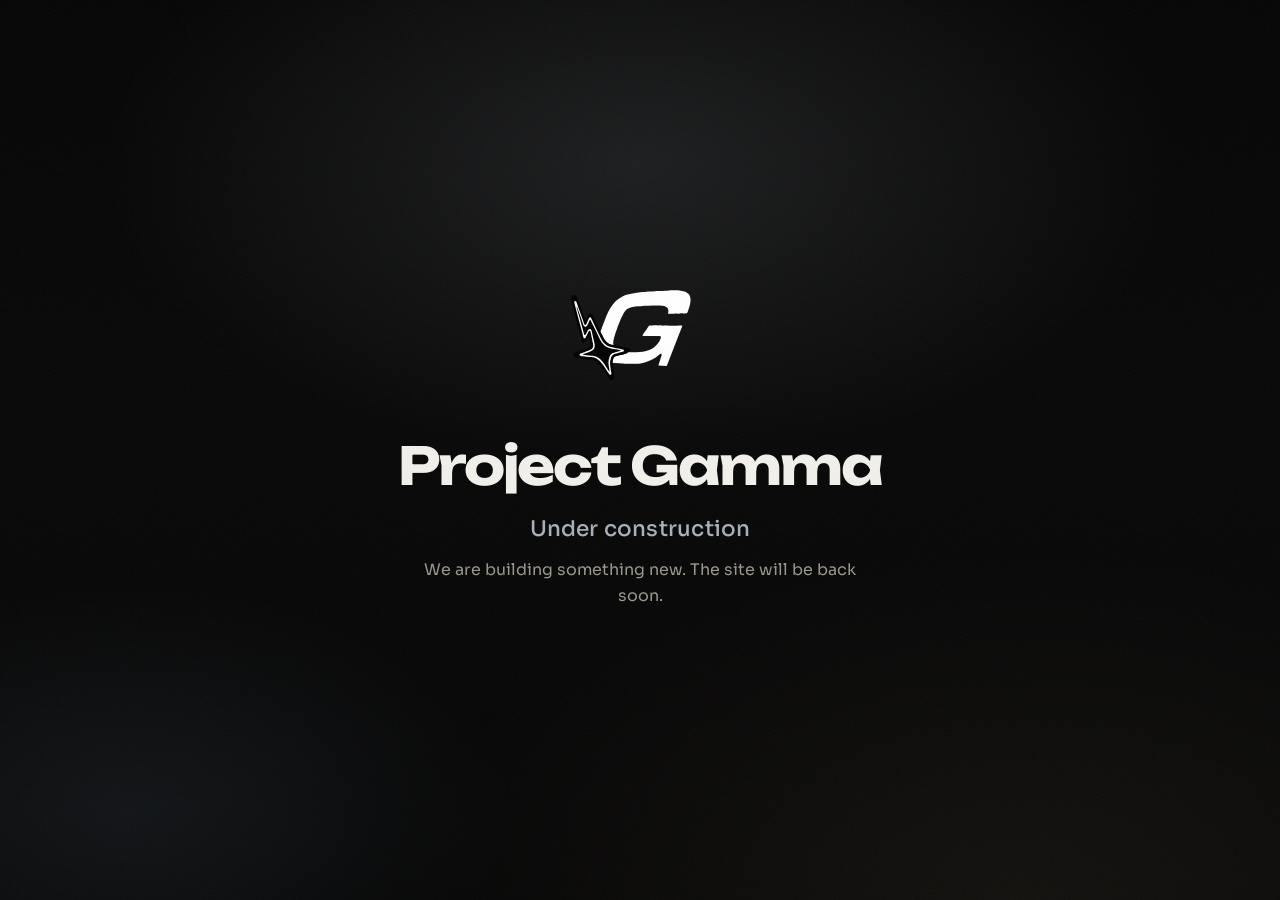
<file: index.html>
<!DOCTYPE html>
<html lang="en">
<head>
  <meta charset="utf-8">
  <meta name="viewport" content="width=device-width, initial-scale=1">
  <title>Project Gamma — Under Construction</title>
  <meta name="description" content="Project Gamma is under construction. Check back soon.">
  <meta name="robots" content="noindex">
  <link rel="icon" href="PGLogo.svg" type="image/svg+xml">
  <link rel="preconnect" href="https://fonts.googleapis.com">
  <link rel="preconnect" href="https://fonts.gstatic.com" crossorigin>
  <link href="https://fonts.googleapis.com/css2?family=Sora:wght@400;500;600&family=Unbounded:wght@500;600;700&display=swap" rel="stylesheet">
  <link rel="stylesheet" href="stylesheet.css">
</head>
<body class="page-construction">
  <div class="grain" aria-hidden="true"></div>

  <main class="construction">
    <div class="hero-atmosphere" aria-hidden="true"></div>
    <div class="construction-inner">
      <img class="hero-logo reveal is-visible" src="PGLogo.svg" alt="" width="320" height="180">
      <p class="hero-brand reveal is-visible">Project Gamma</p>
      <h1 class="hero-headline reveal is-visible">Under construction</h1>
      <p class="hero-sub reveal is-visible">We are building something new. The site will be back soon.</p>
    </div>
  </main>
</body>
</html>
</file>
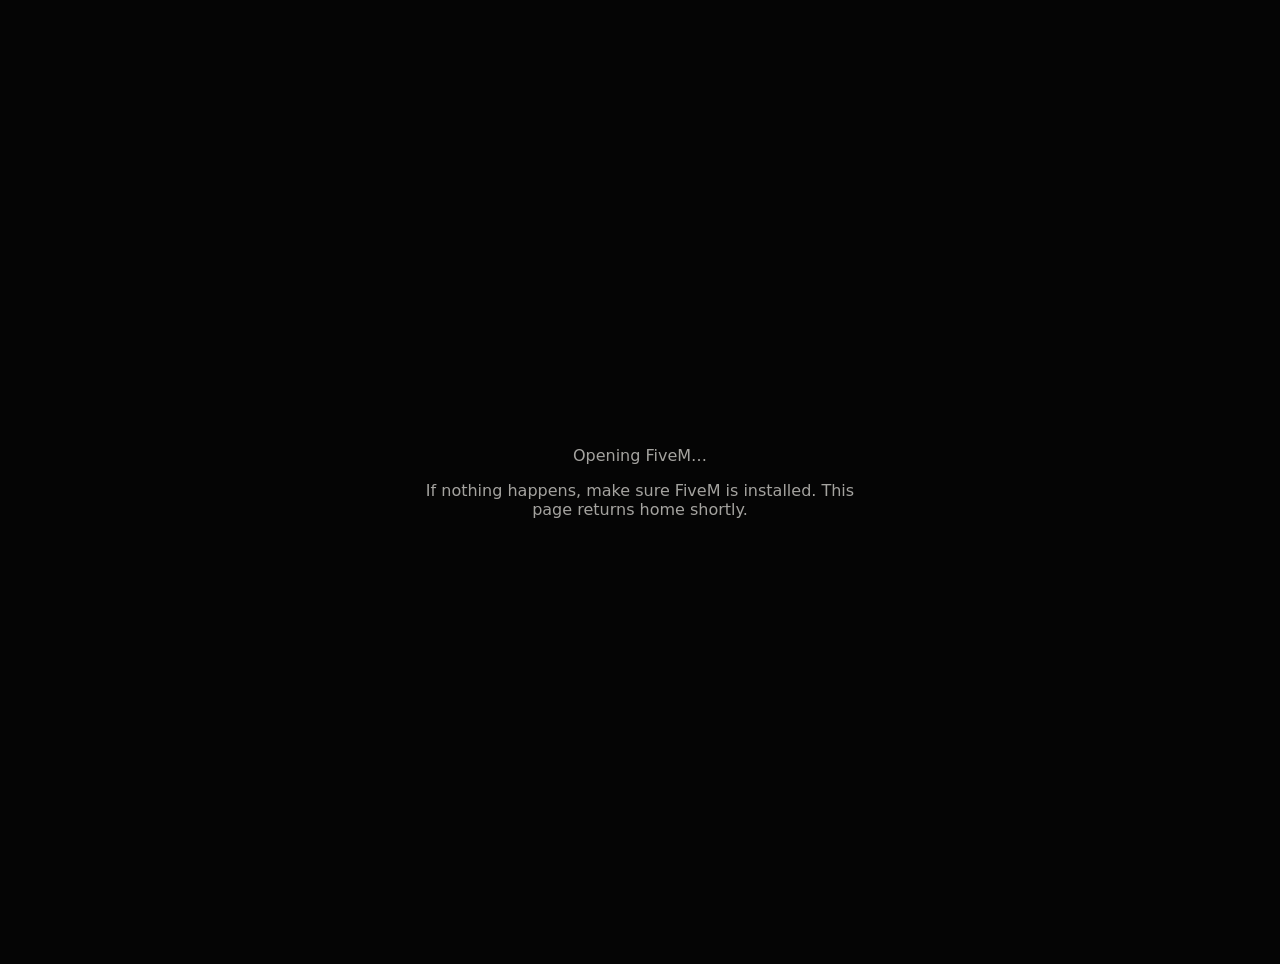
<file: connect.html>
<!DOCTYPE html>
<html lang="en">
<head>
  <meta charset="utf-8">
  <meta name="viewport" content="width=device-width, initial-scale=1">
  <title>Connecting to Project Gamma…</title>
  <script>
    window.onload = function () {
      window.location.href = "fivem://connect/play.projectgamma.net";
    };
    setTimeout(function () {
      window.location.href = "index.html";
    }, 30000);
  </script>
  <style>
    body {
      margin: 0;
      min-height: 100vh;
      display: grid;
      place-items: center;
      background: #050505;
      color: #e8e6e1;
      font-family: system-ui, sans-serif;
      text-align: center;
      padding: 2rem;
    }
    p { opacity: 0.7; max-width: 28rem; }
  </style>
</head>
<body>
  <div>
    <p>Opening FiveM…</p>
    <p>If nothing happens, make sure FiveM is installed. This page returns home shortly.</p>
  </div>
</body>
</html>
</file>
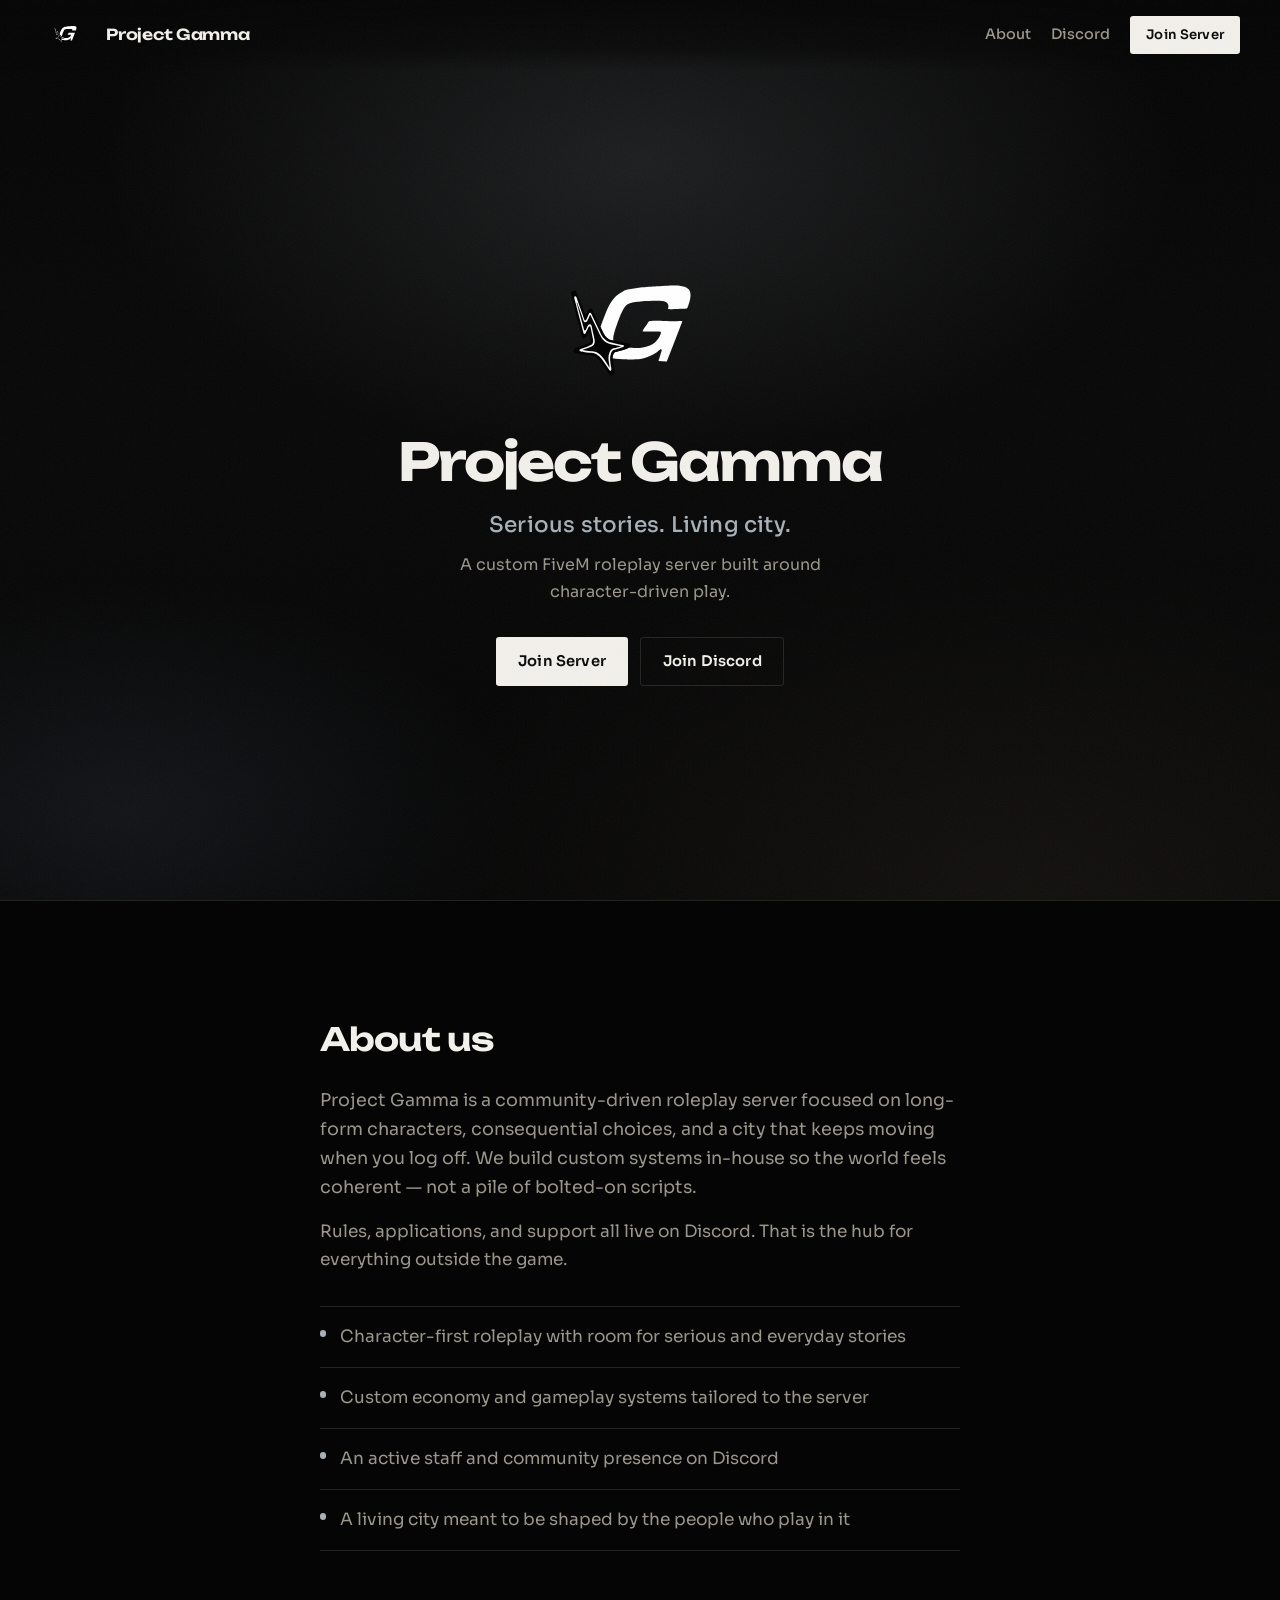
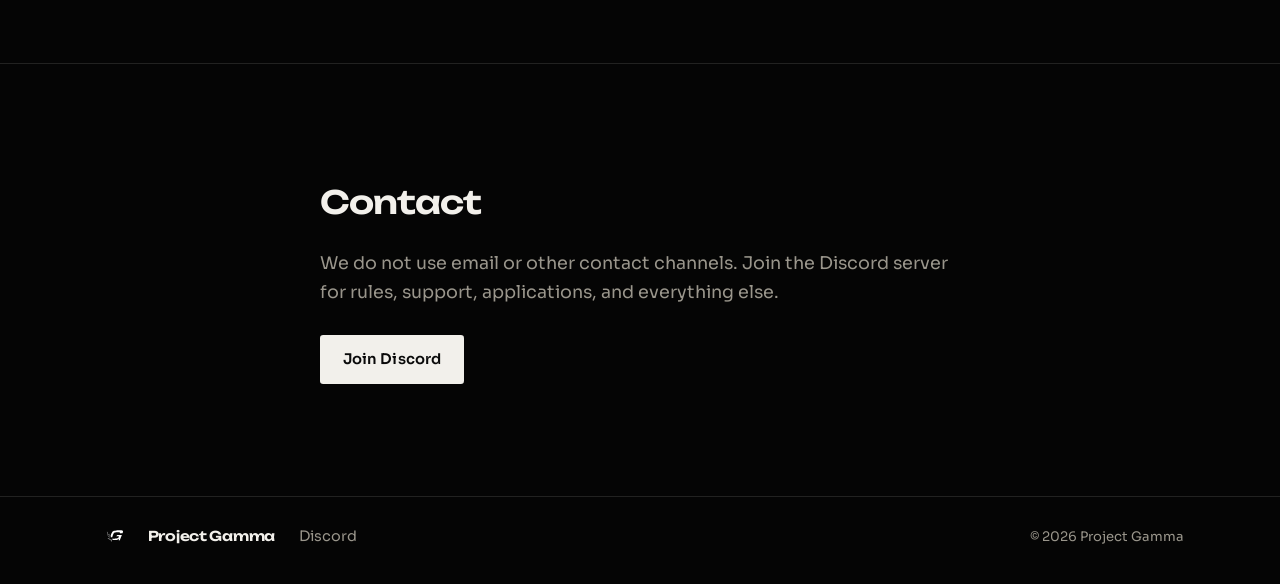
<file: home.html>
<!DOCTYPE html>
<html lang="en">
<head>
  <meta charset="utf-8">
  <meta name="viewport" content="width=device-width, initial-scale=1">
  <title>Project Gamma — FiveM Roleplay</title>
  <meta name="description" content="Project Gamma is a custom FiveM roleplay server built around character-driven play. Join the city or find us on Discord.">
  <link rel="icon" href="PGLogo.svg" type="image/svg+xml">
  <link rel="preconnect" href="https://fonts.googleapis.com">
  <link rel="preconnect" href="https://fonts.gstatic.com" crossorigin>
  <link href="https://fonts.googleapis.com/css2?family=Sora:wght@400;500;600&family=Unbounded:wght@500;600;700&display=swap" rel="stylesheet">
  <link rel="stylesheet" href="stylesheet.css">
</head>
<body>
  <div class="grain" aria-hidden="true"></div>

  <header class="site-header">
    <a class="brand" href="#top" aria-label="Project Gamma home">
      <img src="PGLogo.svg" alt="" width="56" height="32">
      <span>Project Gamma</span>
    </a>
    <nav class="site-nav" aria-label="Primary">
      <a href="#about">About</a>
      <a href="#contact">Discord</a>
      <a class="btn btn-primary btn-sm" href="connect.html" target="_blank" rel="noopener noreferrer">Join Server</a>
    </nav>
  </header>

  <main id="top">
    <section class="hero" aria-labelledby="hero-brand">
      <div class="hero-atmosphere" aria-hidden="true"></div>
      <div class="hero-inner">
        <img class="hero-logo reveal" src="PGLogo.svg" alt="" width="320" height="180">
        <p class="hero-brand reveal" id="hero-brand">Project Gamma</p>
        <h1 class="hero-headline reveal">Serious stories. Living city.</h1>
        <p class="hero-sub reveal">A custom FiveM roleplay server built around character-driven play.</p>
        <div class="hero-ctas reveal">
          <a class="btn btn-primary" href="connect.html" target="_blank" rel="noopener noreferrer">Join Server</a>
          <a class="btn btn-ghost" href="https://discord.gg/REPLACE" target="_blank" rel="noopener noreferrer">Join Discord</a>
        </div>
      </div>
    </section>

    <section class="section about" id="about" aria-labelledby="about-heading">
      <div class="section-inner">
        <h2 id="about-heading" class="reveal">About us</h2>
        <p class="lead reveal">
          Project Gamma is a community-driven roleplay server focused on long-form characters,
          consequential choices, and a city that keeps moving when you log off. We build custom
          systems in-house so the world feels coherent — not a pile of bolted-on scripts.
        </p>
        <p class="reveal">
          Rules, applications, and support all live on Discord. That is the hub for everything
          outside the game.
        </p>
        <ul class="feature-list">
          <li class="reveal">Character-first roleplay with room for serious and everyday stories</li>
          <li class="reveal">Custom economy and gameplay systems tailored to the server</li>
          <li class="reveal">An active staff and community presence on Discord</li>
          <li class="reveal">A living city meant to be shaped by the people who play in it</li>
        </ul>
      </div>
    </section>

    <section class="section contact" id="contact" aria-labelledby="contact-heading">
      <div class="section-inner">
        <h2 id="contact-heading" class="reveal">Contact</h2>
        <p class="lead reveal">
          We do not use email or other contact channels. Join the Discord server for rules,
          support, applications, and everything else.
        </p>
        <a class="btn btn-primary reveal" href="https://discord.gg/REPLACE" target="_blank" rel="noopener noreferrer">Join Discord</a>
      </div>
    </section>
  </main>

  <footer class="site-footer">
    <div class="footer-inner">
      <a class="brand brand-footer" href="#top">
        <img src="PGLogo.svg" alt="" width="48" height="27">
        <span>Project Gamma</span>
      </a>
      <a href="https://discord.gg/REPLACE" target="_blank" rel="noopener noreferrer">Discord</a>
      <p class="copyright">&copy; <span id="year"></span> Project Gamma</p>
    </div>
  </footer>

  <script>
    document.getElementById("year").textContent = new Date().getFullYear();

    const reveals = document.querySelectorAll(".reveal");
    if ("IntersectionObserver" in window) {
      const observer = new IntersectionObserver(
        (entries) => {
          entries.forEach((entry) => {
            if (entry.isIntersecting) {
              entry.target.classList.add("is-visible");
              observer.unobserve(entry.target);
            }
          });
        },
        { threshold: 0.15, rootMargin: "0px 0px -8% 0px" }
      );
      reveals.forEach((el) => observer.observe(el));
    } else {
      reveals.forEach((el) => el.classList.add("is-visible"));
    }
  </script>
</body>
</html>
</file>
<file: stylesheet.css>
:root {
  --bg: #050505;
  --bg-elevated: #0c0c0c;
  --text: #f2f0eb;
  --text-muted: #9a968c;
  --steel: #a8b0b8;
  --line: rgba(242, 240, 235, 0.12);
  --btn-bg: #f2f0eb;
  --btn-text: #0a0a0a;
  --font-display: "Unbounded", sans-serif;
  --font-body: "Sora", sans-serif;
  --space: clamp(1.25rem, 4vw, 2.5rem);
  --max: 68rem;
  --ease: cubic-bezier(0.22, 1, 0.36, 1);
}

*,
*::before,
*::after {
  box-sizing: border-box;
}

html {
  scroll-behavior: smooth;
}

body {
  margin: 0;
  min-height: 100vh;
  background: var(--bg);
  color: var(--text);
  font-family: var(--font-body);
  font-size: 1.0625rem;
  line-height: 1.65;
  -webkit-font-smoothing: antialiased;
}

img {
  display: block;
  max-width: 100%;
  height: auto;
}

a {
  color: inherit;
  text-decoration: none;
}

.grain {
  pointer-events: none;
  position: fixed;
  inset: 0;
  z-index: 50;
  opacity: 0.045;
  background-image: url("data:image/svg+xml,%3Csvg viewBox='0 0 200 200' xmlns='http://www.w3.org/2000/svg'%3E%3Cfilter id='n'%3E%3CfeTurbulence type='fractalNoise' baseFrequency='0.85' numOctaves='4' stitchTiles='stitch'/%3E%3C/filter%3E%3Crect width='100%25' height='100%25' filter='url(%23n)'/%3E%3C/svg%3E");
  background-size: 180px;
}

/* Header */

.site-header {
  position: fixed;
  inset: 0 0 auto;
  z-index: 40;
  display: flex;
  align-items: center;
  justify-content: space-between;
  gap: 1rem;
  padding: 1rem var(--space);
  background: linear-gradient(to bottom, rgba(5, 5, 5, 0.92), rgba(5, 5, 5, 0.55) 70%, transparent);
}

.brand {
  display: inline-flex;
  align-items: center;
  gap: 0.75rem;
  font-family: var(--font-display);
  font-size: 0.95rem;
  font-weight: 600;
  letter-spacing: -0.02em;
}

.brand img {
  width: auto;
  height: 1.85rem;
}

.site-nav {
  display: flex;
  align-items: center;
  gap: 1.25rem;
}

.site-nav a:not(.btn) {
  color: var(--text-muted);
  font-size: 0.9rem;
  font-weight: 500;
  transition: color 0.25s var(--ease);
}

.site-nav a:not(.btn):hover {
  color: var(--text);
}

/* Buttons */

.btn {
  display: inline-flex;
  align-items: center;
  justify-content: center;
  gap: 0.5rem;
  min-height: 2.85rem;
  padding: 0.7rem 1.35rem;
  border: 1px solid transparent;
  border-radius: 0.2rem;
  font-family: var(--font-body);
  font-size: 0.92rem;
  font-weight: 600;
  letter-spacing: 0.01em;
  transition: transform 0.25s var(--ease), background 0.25s var(--ease), border-color 0.25s var(--ease), color 0.25s var(--ease);
}

.btn:hover {
  transform: translateY(-1px);
}

.btn:active {
  transform: translateY(0);
}

.btn-sm {
  min-height: 2.25rem;
  padding: 0.45rem 0.95rem;
  font-size: 0.82rem;
}

.btn-primary {
  background: var(--btn-bg);
  color: var(--btn-text);
}

.btn-primary:hover {
  background: #ffffff;
}

.btn-ghost {
  background: transparent;
  border-color: var(--line);
  color: var(--text);
}

.btn-ghost:hover {
  border-color: rgba(242, 240, 235, 0.35);
  background: rgba(242, 240, 235, 0.04);
}

/* Hero */

.hero {
  position: relative;
  isolation: isolate;
  display: grid;
  place-items: center;
  min-height: 100vh;
  min-height: 100dvh;
  padding: 6.5rem var(--space) 4rem;
  overflow: hidden;
}

.hero-atmosphere {
  position: absolute;
  inset: 0;
  z-index: -1;
  background:
    radial-gradient(ellipse 70% 55% at 50% 18%, rgba(168, 176, 184, 0.14), transparent 60%),
    radial-gradient(ellipse 90% 70% at 80% 100%, rgba(80, 70, 55, 0.18), transparent 55%),
    radial-gradient(ellipse 60% 50% at 10% 90%, rgba(40, 48, 56, 0.35), transparent 50%),
    linear-gradient(180deg, #050505 0%, #080808 45%, #050505 100%);
}

.hero-inner {
  width: min(100%, 42rem);
  text-align: center;
}

.hero-logo {
  width: clamp(11rem, 42vw, 18rem);
  height: auto;
  margin: 0 auto 1.5rem;
}

.hero-brand {
  margin: 0 0 1.25rem;
  font-family: var(--font-display);
  font-size: clamp(1.75rem, 5.5vw, 3.25rem);
  font-weight: 700;
  letter-spacing: -0.04em;
  line-height: 1.05;
}

.hero-headline {
  margin: 0 0 0.85rem;
  color: var(--steel);
  font-family: var(--font-body);
  font-size: clamp(1.05rem, 2.4vw, 1.35rem);
  font-weight: 500;
  letter-spacing: 0.01em;
  line-height: 1.35;
}

.hero-sub {
  margin: 0 auto 2rem;
  max-width: 28rem;
  color: var(--text-muted);
  font-size: 1rem;
}

.hero-ctas {
  display: flex;
  flex-wrap: wrap;
  justify-content: center;
  gap: 0.75rem;
}

/* Sections */

.section {
  padding: clamp(4.5rem, 10vw, 7rem) var(--space);
  border-top: 1px solid var(--line);
}

.section-inner {
  width: min(100%, 40rem);
  margin: 0 auto;
}

.section h2 {
  margin: 0 0 1.25rem;
  font-family: var(--font-display);
  font-size: clamp(1.5rem, 3.5vw, 2rem);
  font-weight: 600;
  letter-spacing: -0.03em;
}

.lead {
  margin: 0 0 1rem;
  font-size: 1.1rem;
  color: var(--text);
}

.section p {
  margin: 0 0 1rem;
  color: var(--text-muted);
}

.feature-list {
  margin: 2rem 0 0;
  padding: 0;
  list-style: none;
}

.feature-list li {
  position: relative;
  padding: 1rem 0 1rem 1.25rem;
  border-top: 1px solid var(--line);
  color: var(--text-muted);
}

.feature-list li:last-child {
  border-bottom: 1px solid var(--line);
}

.feature-list li::before {
  content: "";
  position: absolute;
  left: 0;
  top: 1.45rem;
  width: 0.4rem;
  height: 0.4rem;
  border-radius: 50%;
  background: var(--steel);
}

.contact .btn {
  margin-top: 0.75rem;
}

/* Footer */

.site-footer {
  border-top: 1px solid var(--line);
  padding: 1.75rem var(--space) 2.25rem;
}

.footer-inner {
  width: min(100%, var(--max));
  margin: 0 auto;
  display: flex;
  flex-wrap: wrap;
  align-items: center;
  gap: 1rem 1.5rem;
}

.brand-footer {
  font-size: 0.85rem;
}

.brand-footer img {
  width: auto;
  height: 1.35rem;
}

.site-footer a:not(.brand) {
  color: var(--text-muted);
  font-size: 0.9rem;
  transition: color 0.25s var(--ease);
}

.site-footer a:not(.brand):hover {
  color: var(--text);
}

.copyright {
  margin: 0;
  margin-left: auto;
  color: var(--text-muted);
  font-size: 0.82rem;
}

/* Motion */

.reveal {
  opacity: 0;
  transform: translateY(1.1rem);
  transition: opacity 0.7s var(--ease), transform 0.7s var(--ease);
}

.reveal.is-visible {
  opacity: 1;
  transform: none;
}

.hero .reveal:nth-child(1) { transition-delay: 0.05s; }
.hero .reveal:nth-child(2) { transition-delay: 0.14s; }
.hero .reveal:nth-child(3) { transition-delay: 0.22s; }
.hero .reveal:nth-child(4) { transition-delay: 0.3s; }
.hero .reveal:nth-child(5) { transition-delay: 0.38s; }

.feature-list .reveal:nth-child(1) { transition-delay: 0.05s; }
.feature-list .reveal:nth-child(2) { transition-delay: 0.12s; }
.feature-list .reveal:nth-child(3) { transition-delay: 0.19s; }
.feature-list .reveal:nth-child(4) { transition-delay: 0.26s; }

@media (prefers-reduced-motion: reduce) {
  html {
    scroll-behavior: auto;
  }

  .reveal {
    opacity: 1;
    transform: none;
    transition: none;
  }

  .btn:hover {
    transform: none;
  }
}

/* Under construction */

.page-construction {
  min-height: 100vh;
  min-height: 100dvh;
}

.construction {
  position: relative;
  isolation: isolate;
  display: grid;
  place-items: center;
  min-height: 100vh;
  min-height: 100dvh;
  padding: 4rem var(--space);
  overflow: hidden;
}

.construction .hero-atmosphere {
  position: absolute;
  inset: 0;
  z-index: -1;
}

.construction-inner {
  width: min(100%, 36rem);
  text-align: center;
}

@media (max-width: 640px) {
  .site-nav a:not(.btn) {
    display: none;
  }

  .hero-ctas {
    flex-direction: column;
  }

  .hero-ctas .btn {
    width: 100%;
  }

  .copyright {
    margin-left: 0;
    width: 100%;
  }
}
</file>
